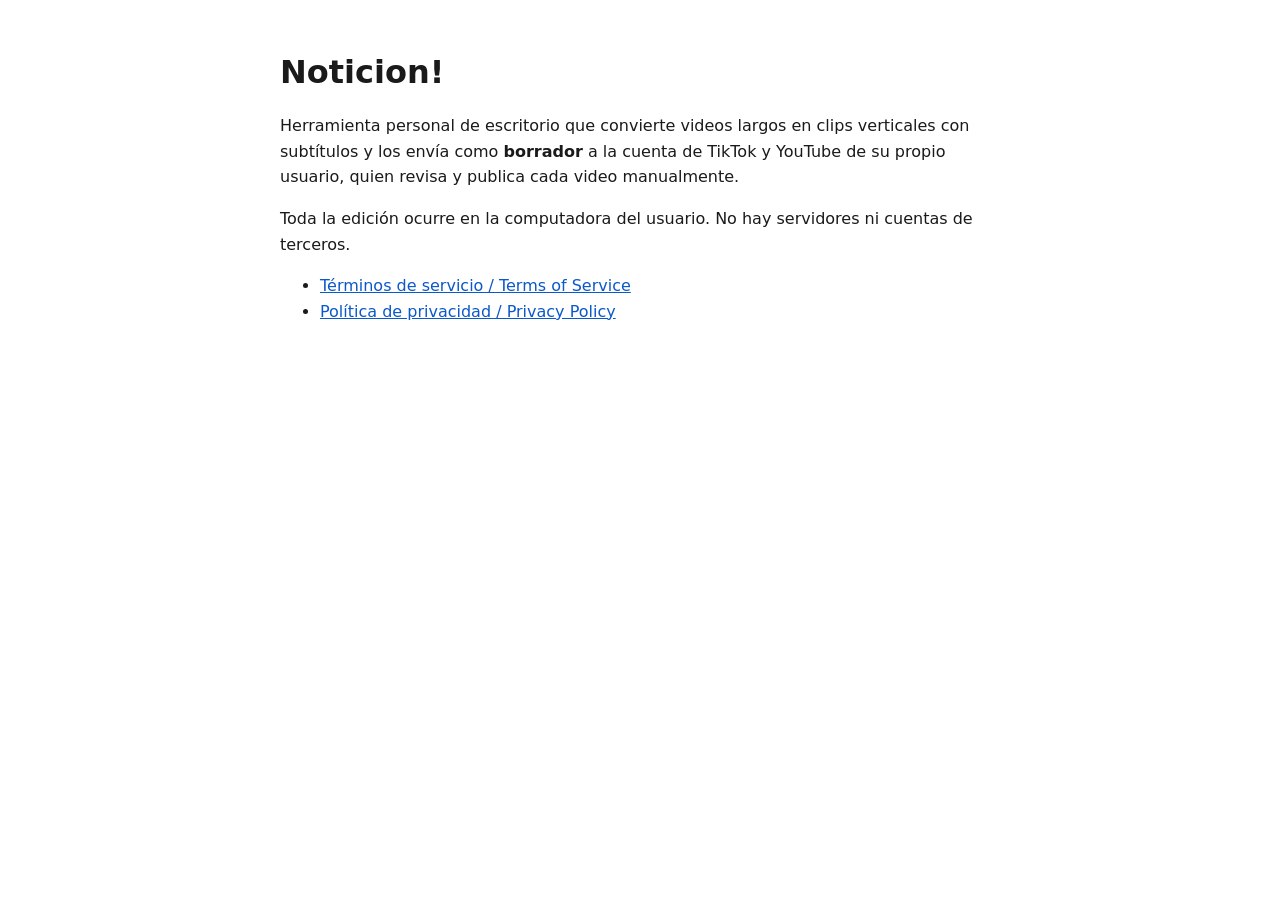
<file: index.html>
<!doctype html>
<html lang="es">
<head>
<meta charset="utf-8">
<meta name="viewport" content="width=device-width, initial-scale=1">
<title>Noticion!</title>
<link rel="stylesheet" href="style.css">
</head>
<body>
<main>
  <h1>Noticion!</h1>
  <p>Herramienta personal de escritorio que convierte videos largos en clips verticales con subtítulos y los envía como <strong>borrador</strong> a la cuenta de TikTok y YouTube de su propio usuario, quien revisa y publica cada video manualmente.</p>
  <p>Toda la edición ocurre en la computadora del usuario. No hay servidores ni cuentas de terceros.</p>
  <ul>
    <li><a href="terms.html">Términos de servicio / Terms of Service</a></li>
    <li><a href="privacy.html">Política de privacidad / Privacy Policy</a></li>
  </ul>
</main>
</body>
</html>
</file>
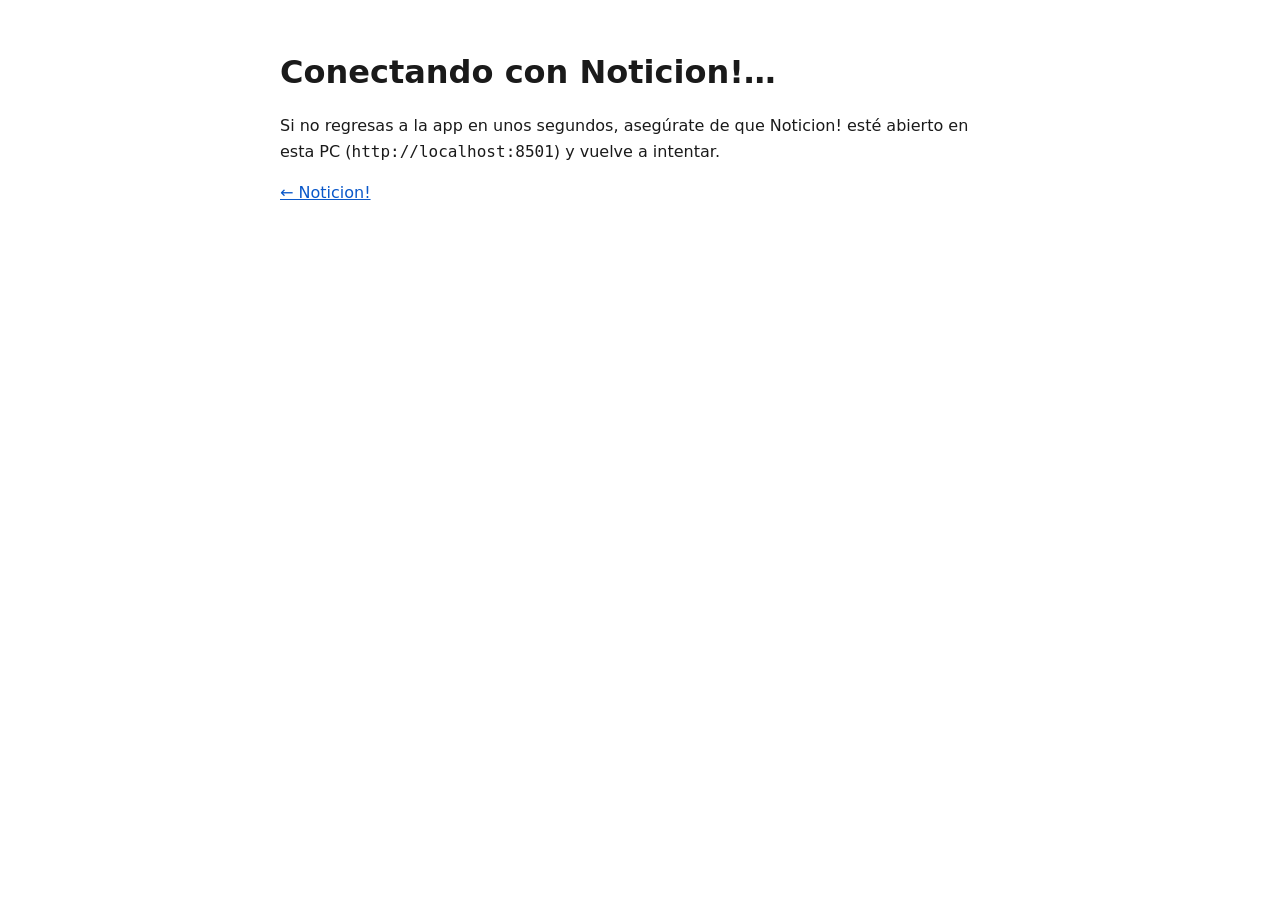
<file: callback.html>
<!doctype html>
<html lang="es">
<head>
<meta charset="utf-8">
<meta name="viewport" content="width=device-width, initial-scale=1">
<title>Conectando · Noticion!</title>
<link rel="stylesheet" href="style.css">
<script>
  // TikTok exige un redirect https fijo; la app corre en la PC del usuario.
  // Esta página solo reenvía code/state a la app local. No guarda ni envía nada a otro lado.
  if (location.search) location.replace("http://localhost:8501/" + location.search);
</script>
</head>
<body>
<main>
  <h1>Conectando con Noticion!…</h1>
  <p>Si no regresas a la app en unos segundos, asegúrate de que Noticion! esté abierto en esta PC (<code>http://localhost:8501</code>) y vuelve a intentar.</p>
  <p><a href="index.html">← Noticion!</a></p>
</main>
</body>
</html>
</file>
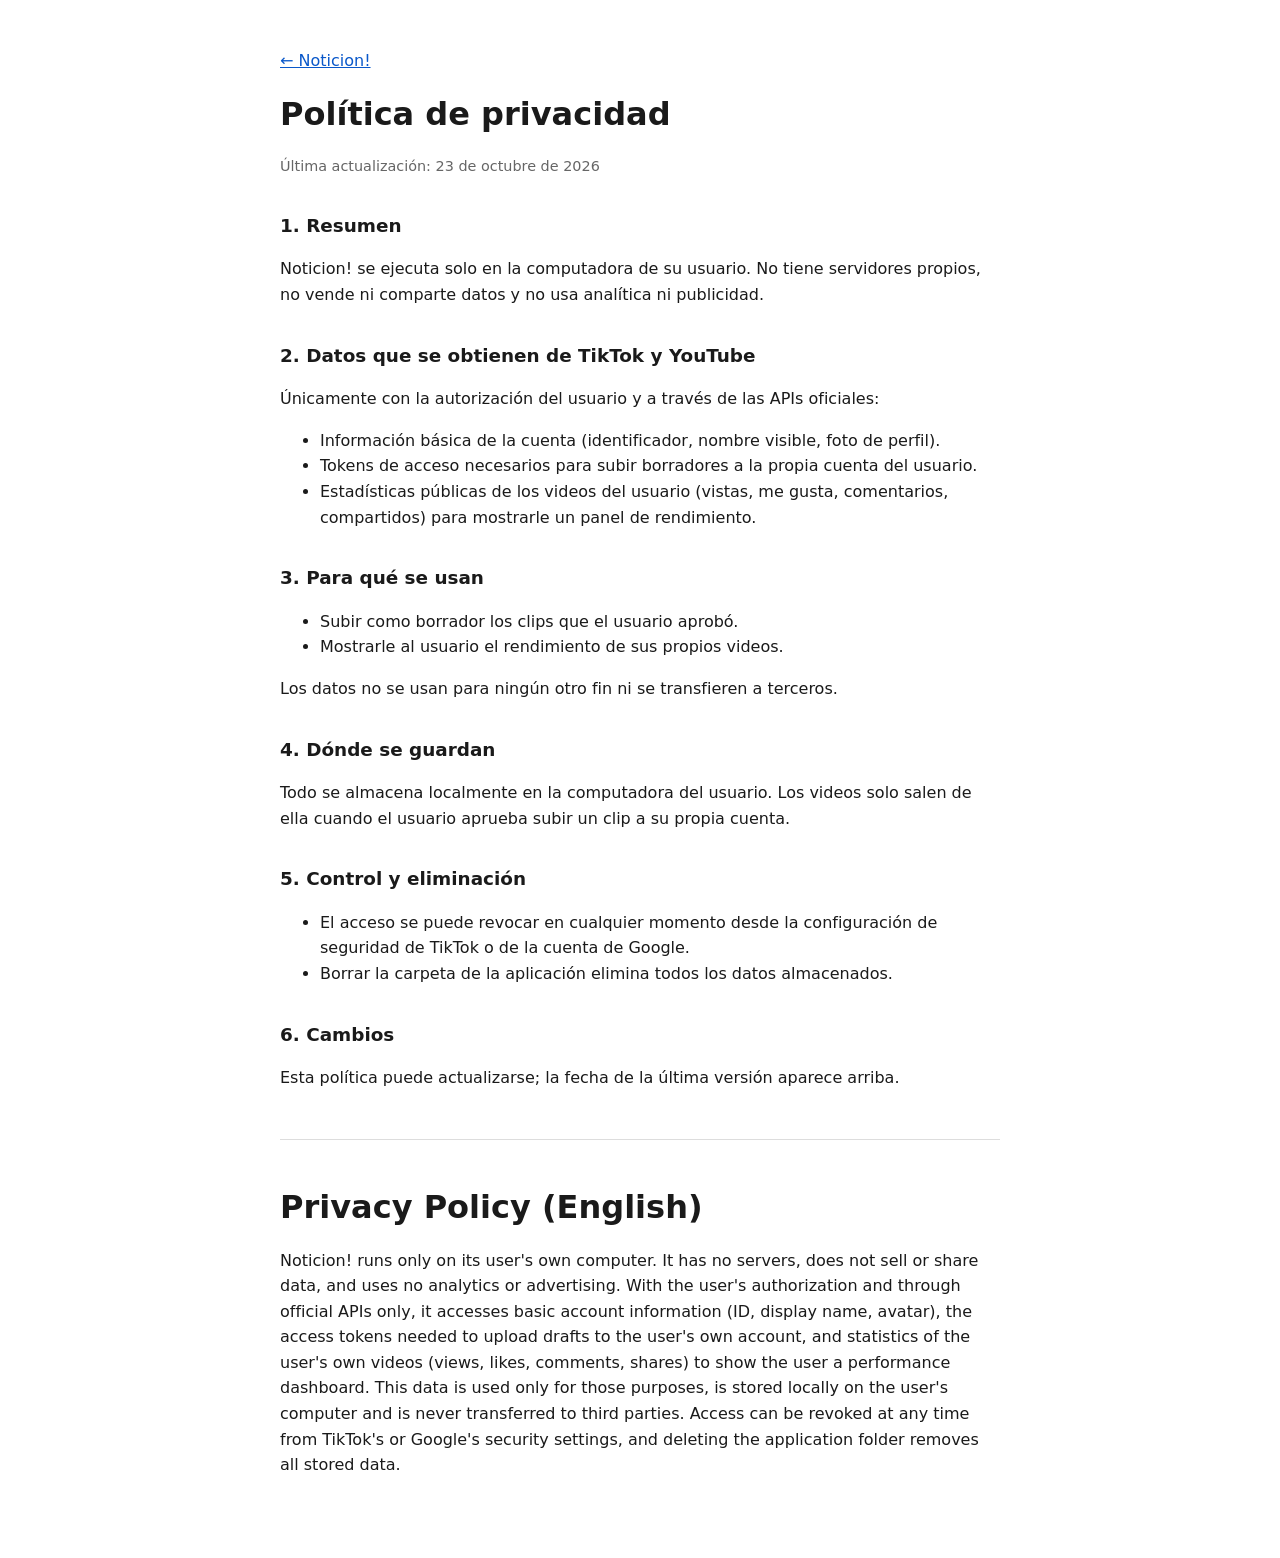
<file: privacy.html>
<!doctype html>
<html lang="es">
<head>
<meta charset="utf-8">
<meta name="viewport" content="width=device-width, initial-scale=1">
<title>Política de privacidad · Noticion!</title>
<link rel="stylesheet" href="style.css">
</head>
<body>
<main>
  <p><a href="index.html">← Noticion!</a></p>
  <h1>Política de privacidad</h1>
  <p class="muted">Última actualización: 23 de octubre de 2026</p>

  <h2>1. Resumen</h2>
  <p>Noticion! se ejecuta solo en la computadora de su usuario. No tiene servidores propios, no vende ni comparte datos y no usa analítica ni publicidad.</p>

  <h2>2. Datos que se obtienen de TikTok y YouTube</h2>
  <p>Únicamente con la autorización del usuario y a través de las APIs oficiales:</p>
  <ul>
    <li>Información básica de la cuenta (identificador, nombre visible, foto de perfil).</li>
    <li>Tokens de acceso necesarios para subir borradores a la propia cuenta del usuario.</li>
    <li>Estadísticas públicas de los videos del usuario (vistas, me gusta, comentarios, compartidos) para mostrarle un panel de rendimiento.</li>
  </ul>

  <h2>3. Para qué se usan</h2>
  <ul>
    <li>Subir como borrador los clips que el usuario aprobó.</li>
    <li>Mostrarle al usuario el rendimiento de sus propios videos.</li>
  </ul>
  <p>Los datos no se usan para ningún otro fin ni se transfieren a terceros.</p>

  <h2>4. Dónde se guardan</h2>
  <p>Todo se almacena localmente en la computadora del usuario. Los videos solo salen de ella cuando el usuario aprueba subir un clip a su propia cuenta.</p>

  <h2>5. Control y eliminación</h2>
  <ul>
    <li>El acceso se puede revocar en cualquier momento desde la configuración de seguridad de TikTok o de la cuenta de Google.</li>
    <li>Borrar la carpeta de la aplicación elimina todos los datos almacenados.</li>
  </ul>

  <h2>6. Cambios</h2>
  <p>Esta política puede actualizarse; la fecha de la última versión aparece arriba.</p>

  <hr>
  <h1>Privacy Policy (English)</h1>
  <p>Noticion! runs only on its user's own computer. It has no servers, does not sell or share data, and uses no analytics or advertising. With the user's authorization and through official APIs only, it accesses basic account information (ID, display name, avatar), the access tokens needed to upload drafts to the user's own account, and statistics of the user's own videos (views, likes, comments, shares) to show the user a performance dashboard. This data is used only for those purposes, is stored locally on the user's computer and is never transferred to third parties. Access can be revoked at any time from TikTok's or Google's security settings, and deleting the application folder removes all stored data.</p>
</main>
</body>
</html>
</file>
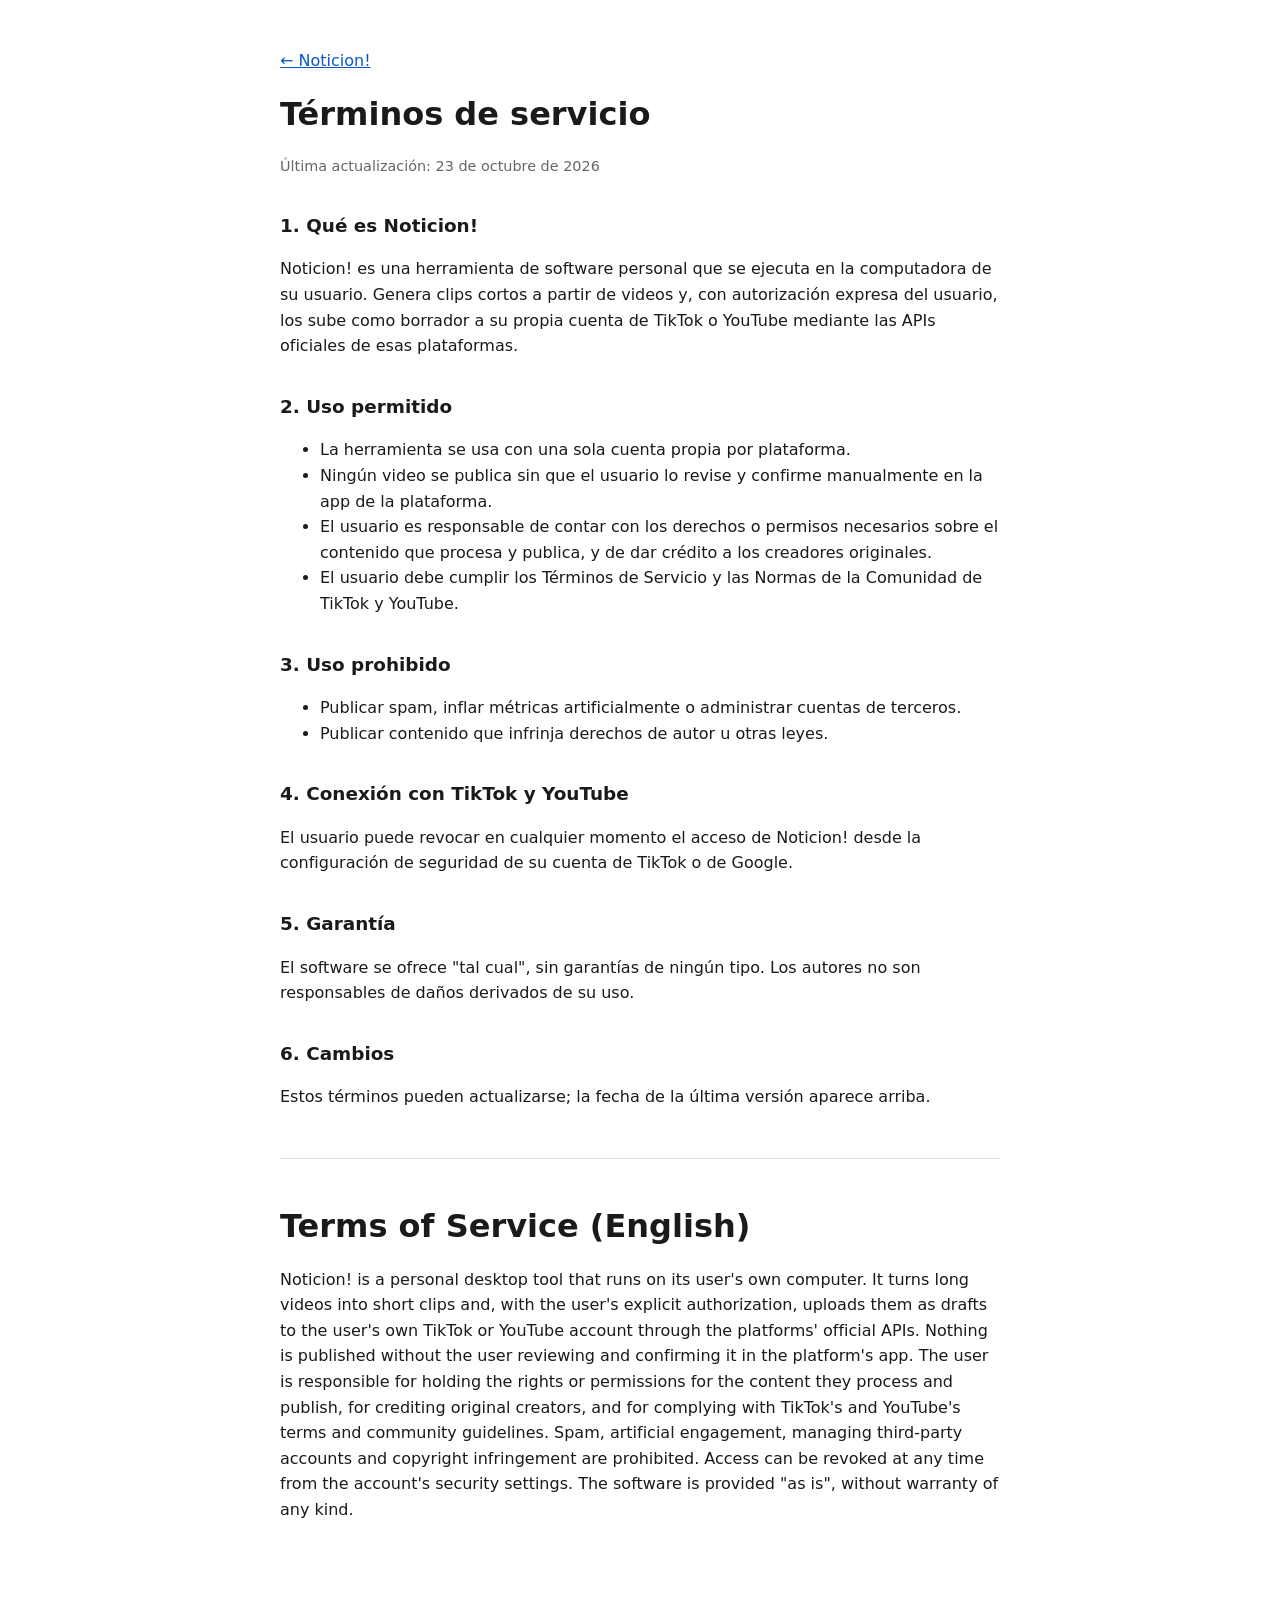
<file: terms.html>
<!doctype html>
<html lang="es">
<head>
<meta charset="utf-8">
<meta name="viewport" content="width=device-width, initial-scale=1">
<title>Términos de servicio · Noticion!</title>
<link rel="stylesheet" href="style.css">
</head>
<body>
<main>
  <p><a href="index.html">← Noticion!</a></p>
  <h1>Términos de servicio</h1>
  <p class="muted">Última actualización: 23 de octubre de 2026</p>

  <h2>1. Qué es Noticion!</h2>
  <p>Noticion! es una herramienta de software personal que se ejecuta en la computadora de su usuario. Genera clips cortos a partir de videos y, con autorización expresa del usuario, los sube como borrador a su propia cuenta de TikTok o YouTube mediante las APIs oficiales de esas plataformas.</p>

  <h2>2. Uso permitido</h2>
  <ul>
    <li>La herramienta se usa con una sola cuenta propia por plataforma.</li>
    <li>Ningún video se publica sin que el usuario lo revise y confirme manualmente en la app de la plataforma.</li>
    <li>El usuario es responsable de contar con los derechos o permisos necesarios sobre el contenido que procesa y publica, y de dar crédito a los creadores originales.</li>
    <li>El usuario debe cumplir los Términos de Servicio y las Normas de la Comunidad de TikTok y YouTube.</li>
  </ul>

  <h2>3. Uso prohibido</h2>
  <ul>
    <li>Publicar spam, inflar métricas artificialmente o administrar cuentas de terceros.</li>
    <li>Publicar contenido que infrinja derechos de autor u otras leyes.</li>
  </ul>

  <h2>4. Conexión con TikTok y YouTube</h2>
  <p>El usuario puede revocar en cualquier momento el acceso de Noticion! desde la configuración de seguridad de su cuenta de TikTok o de Google.</p>

  <h2>5. Garantía</h2>
  <p>El software se ofrece "tal cual", sin garantías de ningún tipo. Los autores no son responsables de daños derivados de su uso.</p>

  <h2>6. Cambios</h2>
  <p>Estos términos pueden actualizarse; la fecha de la última versión aparece arriba.</p>

  <hr>
  <h1>Terms of Service (English)</h1>
  <p>Noticion! is a personal desktop tool that runs on its user's own computer. It turns long videos into short clips and, with the user's explicit authorization, uploads them as drafts to the user's own TikTok or YouTube account through the platforms' official APIs. Nothing is published without the user reviewing and confirming it in the platform's app. The user is responsible for holding the rights or permissions for the content they process and publish, for crediting original creators, and for complying with TikTok's and YouTube's terms and community guidelines. Spam, artificial engagement, managing third-party accounts and copyright infringement are prohibited. Access can be revoked at any time from the account's security settings. The software is provided "as is", without warranty of any kind.</p>
</main>
</body>
</html>
</file>
<file: style.css>
body { margin: 0; background: #fff; color: #1a1a1a; font: 16px/1.6 system-ui, sans-serif; }
main { max-width: 720px; margin: 0 auto; padding: 32px 16px 64px; }
h1 { line-height: 1.2; }
h2 { margin-top: 1.8em; font-size: 1.15em; }
a { color: #0a58ca; }
.muted { color: #666; font-size: .9em; }
hr { margin: 3em 0; border: 0; border-top: 1px solid #ddd; }
</file>
